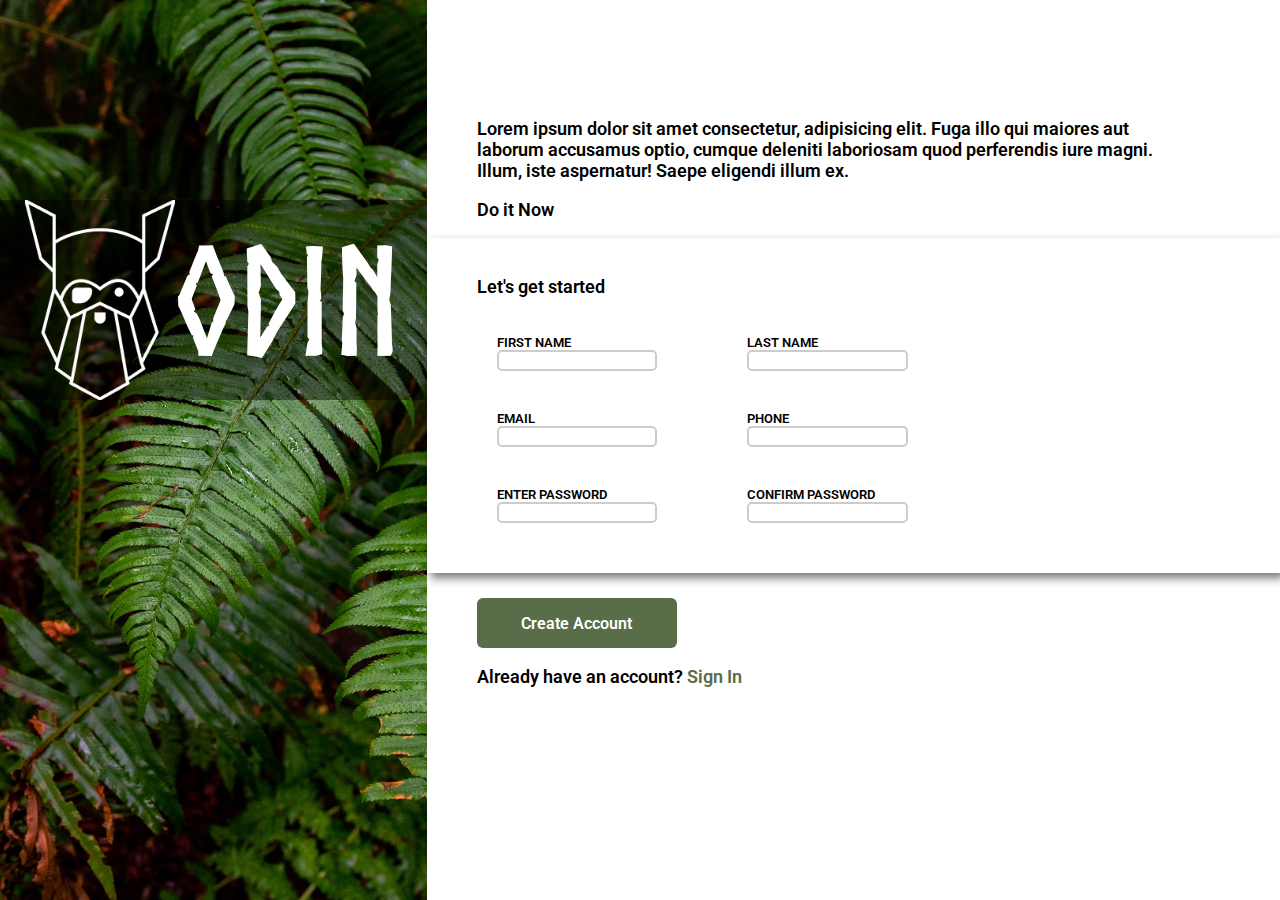
<file: index.html>
<!DOCTYPE html>
<html lang="en">
  <head>
    <meta charset="UTF-8" />
    <meta name="viewport" content="width=device-width, initial-scale=1.0" />
    <link rel="preconnect" href="https://fonts.googleapis.com" />
    <link rel="preconnect" href="https://fonts.gstatic.com" crossorigin />
    <link
      href="https://fonts.googleapis.com/css2?family=Roboto:ital,wght@0,100..900;1,100..900&display=swap"
      rel="stylesheet"
    />
    <link rel="stylesheet" href="styles.css" />
    <title>Document</title>
  </head>
  <body>
    <div class="left-container">
      <!-- <img src="assets/side.avif" alt="" width="" /> -->
      <div class="odin-logo">
        <img src="assets/odin-lined.png" alt="" />
        <span class="odin-text">ODIN</span>
      </div>
    </div>
    <div class="right-container">
      <div class="right-top">
        <p>
          Lorem ipsum dolor sit amet consectetur, adipisicing elit. Fuga illo
          qui maiores aut laborum accusamus optio, cumque deleniti laboriosam
          quod perferendis iure magni. Illum, iste aspernatur! Saepe eligendi
          illum ex.
        </p>
        <p>Do it Now</p>
      </div>
      <form action="su">
        <div class="right-middle">
          <p>Let's get started</p>
          <div class="form-row">
            <div class="row-element">
              <label for="first-name">FIRST NAME</label>
              <input type="text" name="firstname" id="first-name" />
            </div>
            <div class="row-element">
              <label for="last-name">LAST NAME</label>
              <input type="text" name="lastname" id="last-name" />
            </div>
          </div>
          <div class="form-row">
            <div class="row-element">
              <label for="email">EMAIL</label>
              <input type="email" name="email" id="email" />
            </div>
            <div class="row-element">
              <label for="phone">PHONE</label>
              <input type="text" inputmode="numeric" name="phone" id="phone" />
            </div>
          </div>
          <div class="form-row">
            <div class="row-element">
              <label for="password">ENTER PASSWORD</label>
              <input
                type="password"
                name="password"
                id="password"
                minlength="8"
                required
              />
            </div>
            <div class="row-element">
              <label for="repeat-password">CONFIRM PASSWORD</label>
              <input
                type="password"
                name="repeat-password"
                id="repeat-password"
                minlength="8"
                required
              />
            </div>
          </div>
        </div>
        <div class="right-bottom">
          <button type="submit" class="button1">Create Account</button>
          <p>Already have an account? <a href="">Sign In</a></p>
        </div>
      </form>
    </div>
  </body>
</html>
</file>
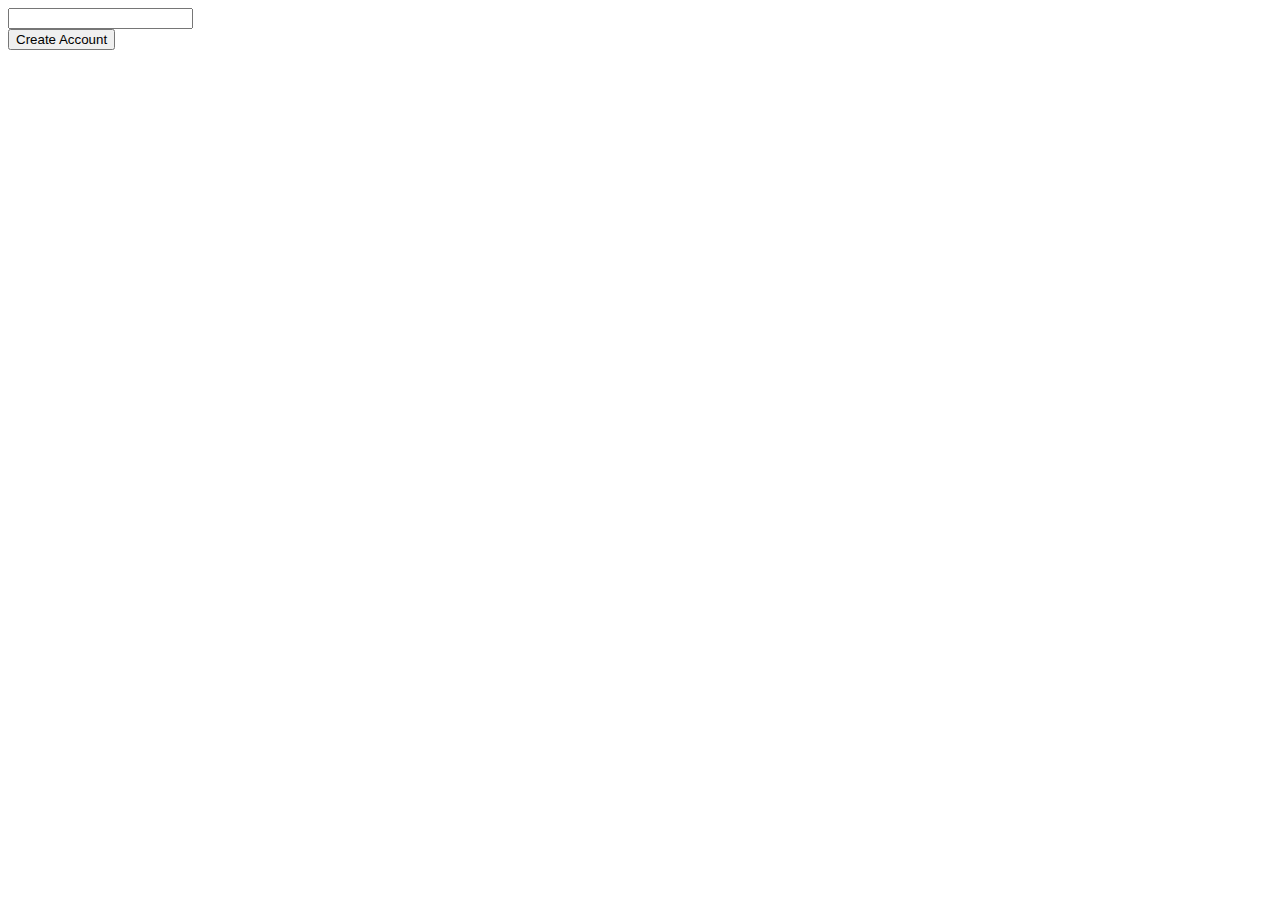
<file: test.html>
<!DOCTYPE html>
<html lang="en">
  <head>
    <meta charset="UTF-8" />
    <meta name="viewport" content="width=device-width, initial-scale=1.0" />
    <title>Document</title>
  </head>
  <body>
    <form action="" id="form" class="right-middle">
      <input type="text" name="username" required />
    </form>

    <div class="right-bottom">
      <button type="submit" class="button1" form="form">Create Account</button>
    </div>
  </body>
</html>
</file>
<file: styles.css>
@font-face {
  font-family: "Odin";
  src: url(assets/Norse-Bold.otf);
}
body {
  display: flex;
  border: 0;
  margin: 0;
  padding: 0;
  font-family: "Roboto", sans-serif;
}
p {
  font-weight: 600;
  font-size: large;
}
label {
  font-weight: 600;
  font-size: smaller;
}
.left-container {
  flex: 1;
  height: 100vh;
  background-image: url("assets/side.avif");
  background-size: cover;
}
.odin-text {
  font-family: "Odin", sans-serif;
  font-size: 150px;
  color: white;
}
.right-container {
  flex: 2;
  margin-top: 100px;
}

.left-container img {
  width: 100%;
}
.odin-logo {
  height: 200px;
  background-color: rgba(0, 0, 0, 0.42);
  margin-top: 200px;
  display: flex;
  justify-content: center;
  align-items: center;
}
.odin-logo img {
  height: 100%;
  width: auto;
}

.right-top {
  max-width: 700px;
  padding-left: 50px;
}
.right-middle {
  display: flex;
  flex-direction: column;
  box-shadow: 4px 5px 9px 0px rgba(0, 0, 0, 0.55);
  -webkit-box-shadow: 4px 5px 9px 0px rgba(0, 0, 0, 0.55);
  -moz-box-shadow: 4px 5px 9px 0px rgba(0, 0, 0, 0.55);
  padding-left: 50px;
  padding-top: 20px;
  padding-bottom: 30px;
}
.row-element {
  display: flex;
  flex-direction: column;
  margin: 20px;
  width: 20%;
}
.form-row {
  display: flex;
  gap: 50px;
}
.right-bottom {
  padding-left: 50px;
  padding-top: 25px;
}
.button1 {
  width: 200px;
  height: 50px;
  border: 0;
  border-radius: 6px;
  font-weight: 600;
  font-size: medium;
  background-color: #596d48;
  color: white;
  font-family: "Roboto", sans-serif;
  cursor: pointer;
}
a {
  color: #596d48;
  text-decoration: none;
}
input:invalid:focus {
  border: 2px solid red;
}
input {
  border: 2px solid #ccc;
  outline: none;
  border-radius: 5px;
}
input:valid:focus {
  border: 2px solid blue;
  outline: none;
  border-radius: 3px;
}
</file>
